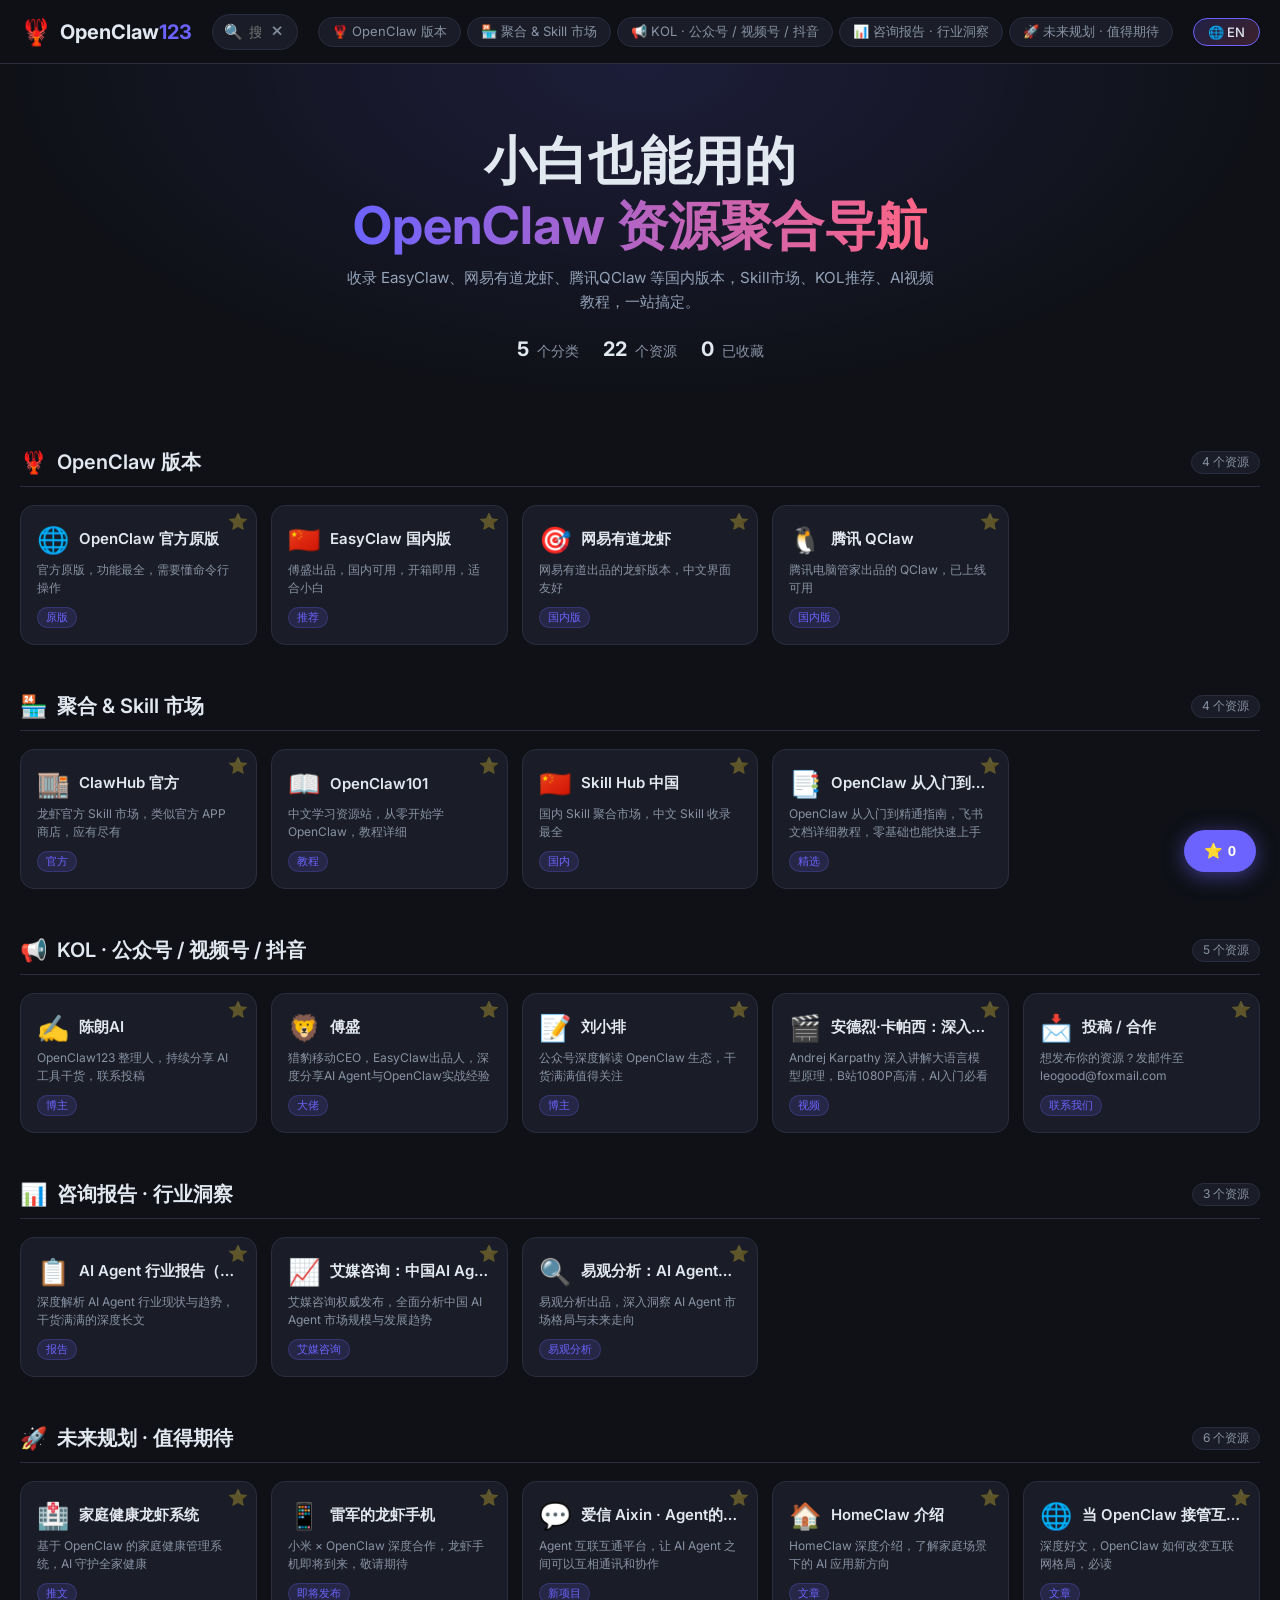
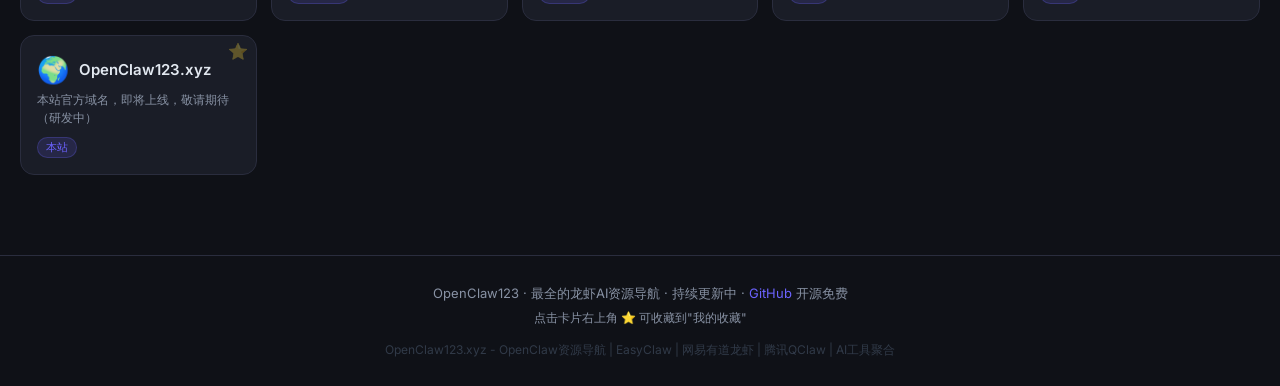
<file: index.html>
<!DOCTYPE html>
<html lang="zh-CN">
<head>
  <!-- Google tag (gtag.js) -->
  <script async src="https://www.googletagmanager.com/gtag/js?id=G-30K5NDLLM2"></script>
  <script>
    window.dataLayer = window.dataLayer || [];
    function gtag(){dataLayer.push(arguments);}
    gtag('js', new Date());

    gtag('config', 'G-30K5NDLLM2');
  </script>

  <meta charset="UTF-8" />
  <meta name="viewport" content="width=device-width, initial-scale=1.0" />

  <!-- ===== SEO 基础 ===== -->
  <title>OpenClaw123 - OpenClaw资源导航 | 龙虾AI工具聚合 | 小白入门指南</title>
  <meta name="description" content="OpenClaw123 是最全的 OpenClaw（龙虾AI）资源聚合导航站。收录 EasyClaw、网易有道龙虾、腾讯QClaw 等国内版本，Skill市场、KOL博主推荐、视频教程，小白也能轻松上手。" />
  <meta name="keywords" content="OpenClaw,龙虾AI,OpenClaw123,EasyClaw,QClaw,网易有道龙虾,AI工具,资源导航,Skill市场,AI入门,大语言模型,MCP,Claude,ChatGPT,AI导航" />
  <meta name="author" content="OpenClaw123" />
  <meta name="robots" content="index, follow" />
  <link rel="canonical" href="https://openclaw123.xyz/" />

  <!-- ===== Open Graph (微信/QQ/微博分享) ===== -->
  <meta property="og:type" content="website" />
  <meta property="og:title" content="OpenClaw123 - 龙虾AI资源聚合导航" />
  <meta property="og:description" content="最全的 OpenClaw 资源导航站，收录国内外版本、Skill市场、KOL推荐、视频教程，小白也能轻松上手。" />
  <meta property="og:url" content="https://openclaw123.xyz/" />
  <meta property="og:site_name" content="OpenClaw123" />
  <meta property="og:locale" content="zh_CN" />

  <!-- ===== Twitter Card ===== -->
  <meta name="twitter:card" content="summary_large_image" />
  <meta name="twitter:title" content="OpenClaw123 - 龙虾AI资源聚合导航" />
  <meta name="twitter:description" content="最全的 OpenClaw 资源导航站，收录国内外版本、Skill市场、KOL推荐，小白入门首选。" />

  <!-- ===== 结构化数据 JSON-LD ===== -->
  <script type="application/ld+json">
  {
    "@context": "https://schema.org",
    "@type": "WebSite",
    "name": "OpenClaw123",
    "alternateName": "OpenClaw资源导航",
    "url": "https://openclaw123.xyz/",
    "description": "最全的 OpenClaw（龙虾AI）资源聚合导航站，收录国内外版本、Skill市场、KOL博主推荐、视频教程。",
    "inLanguage": "zh-CN",
    "potentialAction": {
      "@type": "SearchAction",
      "target": "https://openclaw123.xyz/?q={search_term_string}",
      "query-input": "required name=search_term_string"
    }
  }
  </script>
  <script type="application/ld+json">
  {
    "@context": "https://schema.org",
    "@type": "ItemList",
    "name": "OpenClaw 版本推荐",
    "description": "OpenClaw 国内外主流版本汇总",
    "itemListElement": [
      {
        "@type": "ListItem",
        "position": 1,
        "name": "OpenClaw 官方原版",
        "url": "https://openclaw.ai/"
      },
      {
        "@type": "ListItem",
        "position": 2,
        "name": "EasyClaw 国内版",
        "url": "https://easyclaw.cn/"
      },
      {
        "@type": "ListItem",
        "position": 3,
        "name": "网易有道龙虾",
        "url": "https://lobsterai.youdao.com/"
      },
      {
        "@type": "ListItem",
        "position": 4,
        "name": "腾讯 QClaw",
        "url": "https://claw.guanjia.qq.com/"
      }
    ]
  }
  </script>

  <!-- ===== 样式 & 字体 ===== -->
  <link rel="icon" href="data:image/svg+xml,<svg xmlns='http://www.w3.org/2000/svg' viewBox='0 0 100 100'><text y='.9em' font-size='90'>🦞</text></svg>" />
  <link rel="stylesheet" href="styles.css" />
  <link rel="preconnect" href="https://fonts.googleapis.com" />
  <link href="https://fonts.googleapis.com/css2?family=Inter:wght@400;500;600;700&display=swap" rel="stylesheet" />
</head>
<body>

  <!-- ===== 顶部导航 ===== -->
  <header class="header">
    <div class="header-inner">
      <div class="logo">
        <span class="logo-icon">🦞</span>
        <span class="logo-text">OpenClaw<span class="accent">123</span></span>
      </div>

      <div class="search-wrap">
        <span class="search-icon">🔍</span>
        <input
          id="searchInput"
          type="text"
          placeholder="搜索 OpenClaw 资源…"
          autocomplete="off"
          aria-label="搜索资源"
          oninput="filterCards()"
        />
        <button class="search-clear" onclick="clearSearch()" title="清除" aria-label="清除搜索">✕</button>
      </div>

      <nav class="top-nav" id="topNav" aria-label="分类导航">
        <!-- 动态生成分类锚点 -->
      </nav>

      <a href="en/index.html" class="lang-switch" title="Switch to English">🌐 EN</a>
    </div>
  </header>

  <!-- ===== 英雄区 ===== -->
  <section class="hero">
    <h1>小白也能用的<br /><span class="gradient-text">OpenClaw 资源聚合导航</span></h1>
    <p class="hero-seo">收录 EasyClaw、网易有道龙虾、腾讯QClaw 等国内版本，Skill市场、KOL推荐、AI视频教程，一站搞定。</p>
    <div class="hero-stats" id="heroStats"></div>
  </section>

  <!-- ===== 主内容 ===== -->
  <main class="container" id="mainContent" role="main">
    <!-- 动态渲染分类卡片 -->
  </main>

  <!-- SEO 静态文字（对搜索引擎可见，JS渲染前也有内容） -->
  <noscript>
    <section style="max-width:800px;margin:2rem auto;padding:1rem;">
      <h2>OpenClaw123 - 龙虾AI资源导航</h2>
      <p>OpenClaw123 是最全的 OpenClaw 资源聚合导航站。我们收录了：</p>
      <ul>
        <li><strong>OpenClaw 版本</strong>：官方原版、EasyClaw 国内版、网易有道龙虾、腾讯 QClaw</li>
        <li><strong>Skill 市场</strong>：ClawHub 官方市场、OpenClaw101 学习站、Skill Hub 中国</li>
        <li><strong>KOL 推荐</strong>：傅盛、陈朗AI、刘小排、安德烈·卡帕西大语言模型讲解</li>
        <li><strong>咨询报告</strong>：AI Agent 行业报告、艾媒咨询行业研究报告、易观分析市场洞察</li>
        <li><strong>未来规划</strong>：雷军龙虾手机、爱信 Aixin、HomeClaw</li>
      </ul>
      <p>请启用 JavaScript 以获得完整体验。</p>
    </section>
  </noscript>

  <!-- 无结果提示 -->
  <div class="no-result" id="noResult" style="display:none">
    <span>😅</span> 没有找到匹配的资源，换个关键词试试吧~
  </div>

  <!-- ===== 底部 ===== -->
  <footer class="footer">
    <p>OpenClaw123 · 最全的龙虾AI资源导航 · 持续更新中 · 
      <a href="https://github.com/LeoCryptoFlow/openclaw123" target="_blank" rel="noopener noreferrer">GitHub</a> 开源免费
    </p>
    <p class="footer-tip">点击卡片右上角 ⭐ 可收藏到"我的收藏"</p>
    <p class="footer-seo">OpenClaw123.xyz - OpenClaw资源导航 | EasyClaw | 网易有道龙虾 | 腾讯QClaw | AI工具聚合</p>
  </footer>

  <!-- ===== 悬浮收藏入口 ===== -->
  <button class="fab" id="fabBtn" onclick="toggleFav()" title="我的收藏" aria-label="打开收藏夹">
    ⭐ <span id="fabCount">0</span>
  </button>

  <!-- 收藏抽屉 -->
  <div class="drawer-overlay" id="drawerOverlay" onclick="toggleFav()"></div>
  <aside class="drawer" id="drawer" aria-label="我的收藏">
    <div class="drawer-header">
      <h2>⭐ 我的收藏</h2>
      <button onclick="toggleFav()" aria-label="关闭收藏夹">✕</button>
    </div>
    <div class="drawer-body" id="drawerBody">
      <p class="empty-tip">还没有收藏，点击卡片右上角的 ⭐ 添加吧！</p>
    </div>
  </aside>

  <script src="script.js"></script>
</body>
</html>
</file>
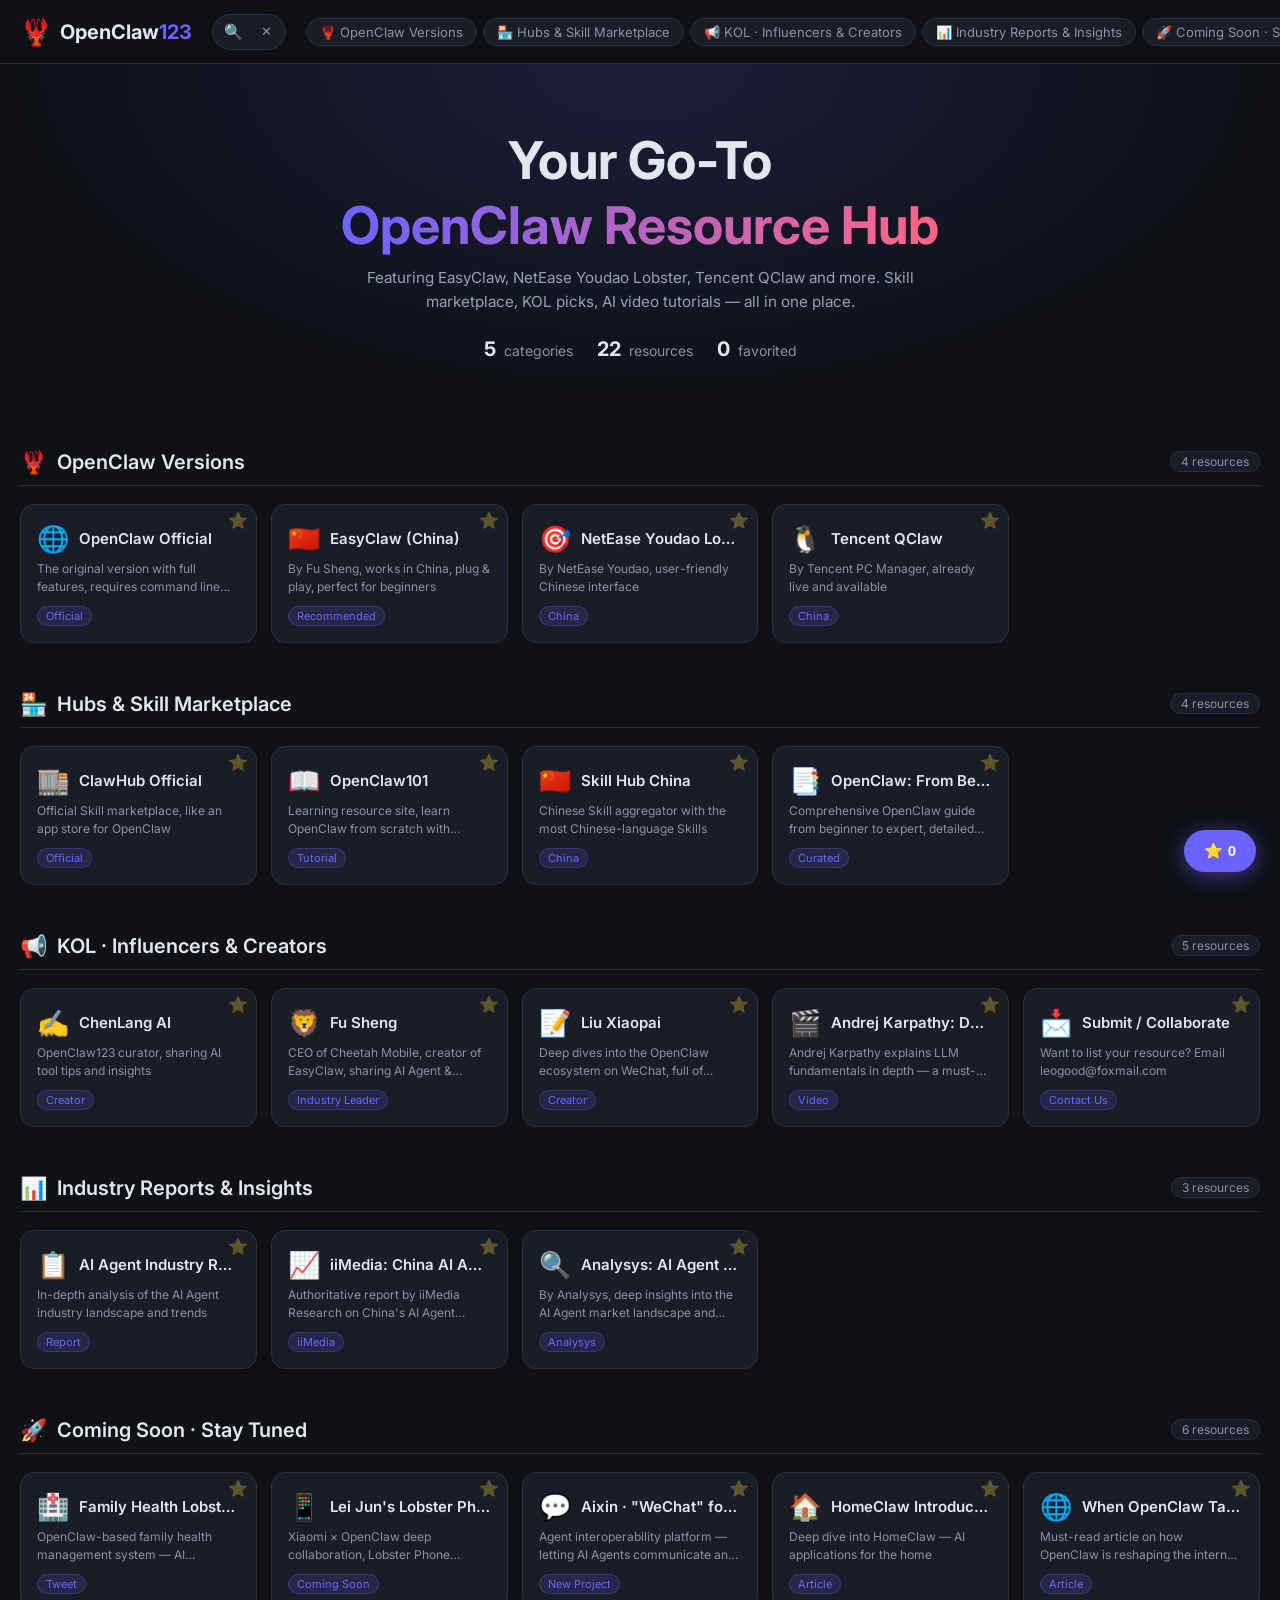
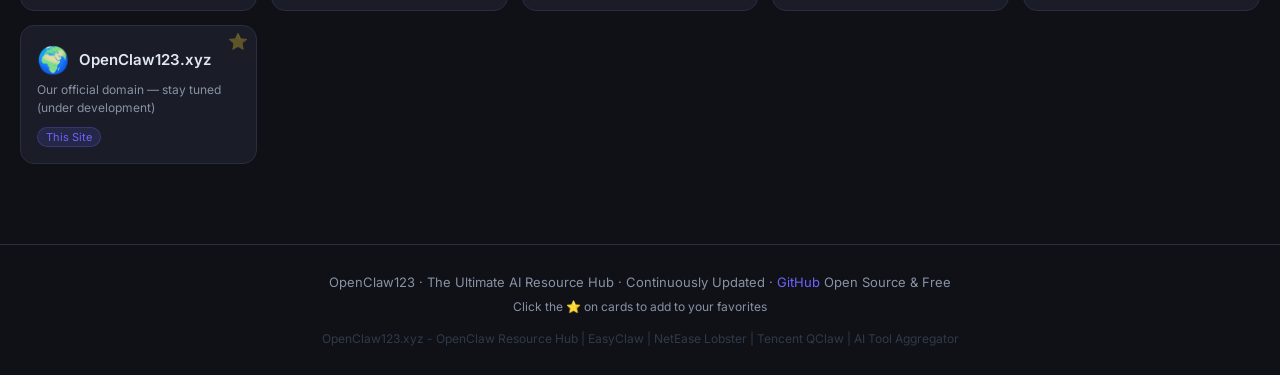
<file: en/index.html>
<!DOCTYPE html>
<html lang="en">
<head>
  <!-- Google tag (gtag.js) -->
  <script async src="https://www.googletagmanager.com/gtag/js?id=G-30K5NDLLM2"></script>
  <script>
    window.dataLayer = window.dataLayer || [];
    function gtag(){dataLayer.push(arguments);}
    gtag('js', new Date());

    gtag('config', 'G-30K5NDLLM2');
  </script>

  <meta charset="UTF-8" />
  <meta name="viewport" content="width=device-width, initial-scale=1.0" />

  <!-- ===== SEO Basics ===== -->
  <title>OpenClaw123 - OpenClaw Resource Hub | AI Tool Aggregator | Beginner's Guide</title>
  <meta name="description" content="OpenClaw123 is the most comprehensive OpenClaw resource hub. Featuring EasyClaw, NetEase Youdao Lobster, Tencent QClaw and more, plus Skill marketplace, KOL recommendations, and video tutorials." />
  <meta name="keywords" content="OpenClaw,OpenClaw123,EasyClaw,QClaw,AI tools,resource hub,Skill marketplace,AI beginner,LLM,MCP,Claude,ChatGPT,AI navigation" />
  <meta name="author" content="OpenClaw123" />
  <meta name="robots" content="index, follow" />
  <link rel="canonical" href="https://openclaw123.xyz/en/" />

  <!-- ===== Open Graph ===== -->
  <meta property="og:type" content="website" />
  <meta property="og:title" content="OpenClaw123 - AI Resource Hub" />
  <meta property="og:description" content="The most comprehensive OpenClaw resource hub with domestic & international versions, Skill marketplace, KOL picks, and video tutorials." />
  <meta property="og:url" content="https://openclaw123.xyz/en/" />
  <meta property="og:site_name" content="OpenClaw123" />
  <meta property="og:locale" content="en_US" />

  <!-- ===== Twitter Card ===== -->
  <meta name="twitter:card" content="summary_large_image" />
  <meta name="twitter:title" content="OpenClaw123 - AI Resource Hub" />
  <meta name="twitter:description" content="The most comprehensive OpenClaw resource hub with Skill marketplace, KOL picks, beginner-friendly." />

  <!-- ===== Structured Data JSON-LD ===== -->
  <script type="application/ld+json">
  {
    "@context": "https://schema.org",
    "@type": "WebSite",
    "name": "OpenClaw123",
    "alternateName": "OpenClaw Resource Hub",
    "url": "https://openclaw123.xyz/en/",
    "description": "The most comprehensive OpenClaw resource hub with domestic & international versions, Skill marketplace, KOL recommendations, and video tutorials.",
    "inLanguage": "en",
    "potentialAction": {
      "@type": "SearchAction",
      "target": "https://openclaw123.xyz/en/?q={search_term_string}",
      "query-input": "required name=search_term_string"
    }
  }
  </script>
  <script type="application/ld+json">
  {
    "@context": "https://schema.org",
    "@type": "ItemList",
    "name": "OpenClaw Versions",
    "description": "Popular OpenClaw versions worldwide",
    "itemListElement": [
      {
        "@type": "ListItem",
        "position": 1,
        "name": "OpenClaw Official",
        "url": "https://openclaw.ai/"
      },
      {
        "@type": "ListItem",
        "position": 2,
        "name": "EasyClaw (China)",
        "url": "https://easyclaw.cn/"
      },
      {
        "@type": "ListItem",
        "position": 3,
        "name": "NetEase Youdao Lobster",
        "url": "https://lobsterai.youdao.com/"
      },
      {
        "@type": "ListItem",
        "position": 4,
        "name": "Tencent QClaw",
        "url": "https://claw.guanjia.qq.com/"
      }
    ]
  }
  </script>

  <!-- ===== Styles & Fonts ===== -->
  <link rel="icon" href="data:image/svg+xml,<svg xmlns='http://www.w3.org/2000/svg' viewBox='0 0 100 100'><text y='.9em' font-size='90'>🦞</text></svg>" />
  <link rel="stylesheet" href="../styles.css" />
  <link rel="preconnect" href="https://fonts.googleapis.com" />
  <link href="https://fonts.googleapis.com/css2?family=Inter:wght@400;500;600;700&display=swap" rel="stylesheet" />
</head>
<body>

  <!-- ===== Header ===== -->
  <header class="header">
    <div class="header-inner">
      <div class="logo">
        <span class="logo-icon">🦞</span>
        <span class="logo-text">OpenClaw<span class="accent">123</span></span>
      </div>

      <div class="search-wrap">
        <span class="search-icon">🔍</span>
        <input
          id="searchInput"
          type="text"
          placeholder="Search OpenClaw resources…"
          autocomplete="off"
          aria-label="Search resources"
          oninput="filterCards()"
        />
        <button class="search-clear" onclick="clearSearch()" title="Clear" aria-label="Clear search">✕</button>
      </div>

      <nav class="top-nav" id="topNav" aria-label="Category navigation">
        <!-- Dynamically generated -->
      </nav>

      <a href="../index.html" class="lang-switch" title="切换到中文">🌐 中文</a>
    </div>
  </header>

  <!-- ===== Hero ===== -->
  <section class="hero">
    <h1>Your Go-To<br /><span class="gradient-text">OpenClaw Resource Hub</span></h1>
    <p class="hero-seo">Featuring EasyClaw, NetEase Youdao Lobster, Tencent QClaw and more. Skill marketplace, KOL picks, AI video tutorials — all in one place.</p>
    <div class="hero-stats" id="heroStats"></div>
  </section>

  <!-- ===== Main Content ===== -->
  <main class="container" id="mainContent" role="main">
    <!-- Dynamically rendered -->
  </main>

  <!-- SEO Static Text -->
  <noscript>
    <section style="max-width:800px;margin:2rem auto;padding:1rem;">
      <h2>OpenClaw123 - AI Resource Hub</h2>
      <p>OpenClaw123 is the most comprehensive OpenClaw resource hub. We feature:</p>
      <ul>
        <li><strong>OpenClaw Versions</strong>: Official, EasyClaw (China), NetEase Youdao Lobster, Tencent QClaw</li>
        <li><strong>Skill Marketplace</strong>: ClawHub Official, OpenClaw101 Learning, Skill Hub China</li>
        <li><strong>KOL Picks</strong>: Fu Sheng, ChenLang AI, Liu Xiaopai, Andrej Karpathy's LLM Deep Dive</li>
        <li><strong>Industry Reports</strong>: AI Agent Industry Report, iiMedia Research Report, Analysys Market Insights</li>
        <li><strong>Coming Soon</strong>: Lei Jun's Lobster Phone, Aixin, HomeClaw</li>
      </ul>
      <p>Please enable JavaScript for the full experience.</p>
    </section>
  </noscript>

  <!-- No Result -->
  <div class="no-result" id="noResult" style="display:none">
    <span>😅</span> No matching resources found. Try a different keyword~
  </div>

  <!-- ===== Footer ===== -->
  <footer class="footer">
    <p>OpenClaw123 · The Ultimate AI Resource Hub · Continuously Updated · 
      <a href="https://github.com/LeoCryptoFlow/openclaw123" target="_blank" rel="noopener noreferrer">GitHub</a> Open Source & Free
    </p>
    <p class="footer-tip">Click the ⭐ on cards to add to your favorites</p>
    <p class="footer-seo">OpenClaw123.xyz - OpenClaw Resource Hub | EasyClaw | NetEase Lobster | Tencent QClaw | AI Tool Aggregator</p>
  </footer>

  <!-- ===== FAB ===== -->
  <button class="fab" id="fabBtn" onclick="toggleFav()" title="My Favorites" aria-label="Open favorites">
    ⭐ <span id="fabCount">0</span>
  </button>

  <!-- Favorites Drawer -->
  <div class="drawer-overlay" id="drawerOverlay" onclick="toggleFav()"></div>
  <aside class="drawer" id="drawer" aria-label="My Favorites">
    <div class="drawer-header">
      <h2>⭐ My Favorites</h2>
      <button onclick="toggleFav()" aria-label="Close favorites">✕</button>
    </div>
    <div class="drawer-body" id="drawerBody">
      <p class="empty-tip">No favorites yet. Click the ⭐ on any card to add!</p>
    </div>
  </aside>

  <script src="script.js"></script>
</body>
</html>
</file>
<file: styles.css>
/* ===== CSS Reset & Variables ===== */
*, *::before, *::after { box-sizing: border-box; margin: 0; padding: 0; }

:root {
  --bg: #0f1117;
  --card-bg: #1a1d27;
  --card-hover: #21253a;
  --border: #2a2d3e;
  --text: #e2e8f0;
  --text-muted: #8892a4;
  --accent: #6c63ff;
  --accent2: #ff6584;
  --green: #43e97b;
  --radius: 14px;
  --shadow: 0 4px 24px rgba(0,0,0,.35);
  --header-h: 64px;
}

html { scroll-behavior: smooth; }

body {
  font-family: 'Inter', 'PingFang SC', 'Microsoft YaHei', sans-serif;
  background: var(--bg);
  color: var(--text);
  min-height: 100vh;
  padding-top: var(--header-h);
}

/* ===== Header ===== */
.header {
  position: fixed;
  top: 0; left: 0; right: 0;
  height: var(--header-h);
  background: rgba(15,17,23,.92);
  backdrop-filter: blur(14px);
  border-bottom: 1px solid var(--border);
  z-index: 100;
}
.header-inner {
  max-width: 1280px;
  margin: 0 auto;
  height: 100%;
  display: flex;
  align-items: center;
  gap: 20px;
  padding: 0 20px;
}

/* Logo */
.logo { display: flex; align-items: center; gap: 8px; text-decoration: none; flex-shrink: 0; }
.logo-icon { font-size: 26px; }
.logo-text { font-size: 20px; font-weight: 700; color: var(--text); }
.logo-text .accent { color: var(--accent); }

/* Search */
.search-wrap {
  flex: 1;
  max-width: 420px;
  position: relative;
  display: flex;
  align-items: center;
}
.search-wrap .search-icon { position: absolute; left: 12px; font-size: 15px; pointer-events: none; }
.search-wrap input {
  width: 100%;
  padding: 9px 36px 9px 36px;
  background: var(--card-bg);
  border: 1px solid var(--border);
  border-radius: 30px;
  color: var(--text);
  font-size: 14px;
  outline: none;
  transition: border .2s;
}
.search-wrap input:focus { border-color: var(--accent); }
.search-clear {
  position: absolute; right: 10px;
  background: none; border: none; color: var(--text-muted);
  cursor: pointer; font-size: 13px; padding: 2px 4px;
  border-radius: 50%;
  transition: color .2s;
}
.search-clear:hover { color: var(--text); }

/* Top Nav */
.top-nav {
  display: flex;
  gap: 6px;
  overflow-x: auto;
  flex-shrink: 0;
  scrollbar-width: none;
}
.top-nav::-webkit-scrollbar { display: none; }
.top-nav a {
  white-space: nowrap;
  padding: 5px 13px;
  border-radius: 20px;
  font-size: 13px;
  color: var(--text-muted);
  text-decoration: none;
  background: var(--card-bg);
  border: 1px solid var(--border);
  transition: all .2s;
}
.top-nav a:hover { color: var(--text); border-color: var(--accent); }

/* Language Switch */
.lang-switch {
  white-space: nowrap;
  padding: 5px 14px;
  border-radius: 20px;
  font-size: 13px;
  font-weight: 500;
  color: var(--text);
  text-decoration: none;
  background: linear-gradient(135deg, rgba(108,99,255,.2), rgba(255,101,132,.2));
  border: 1px solid var(--accent);
  transition: all .2s;
  flex-shrink: 0;
}
.lang-switch:hover {
  background: linear-gradient(135deg, rgba(108,99,255,.35), rgba(255,101,132,.35));
  transform: translateY(-1px);
  box-shadow: 0 2px 12px rgba(108,99,255,.3);
}

/* ===== Hero ===== */
.hero {
  text-align: center;
  padding: 64px 20px 40px;
  background: radial-gradient(ellipse at 50% 0%, rgba(108,99,255,.15) 0%, transparent 70%);
}
.hero h1 { font-size: clamp(28px, 5vw, 52px); font-weight: 700; line-height: 1.25; }
.gradient-text {
  background: linear-gradient(90deg, var(--accent), var(--accent2));
  -webkit-background-clip: text;
  -webkit-text-fill-color: transparent;
  background-clip: text;
}
.hero-sub { margin-top: 14px; color: var(--text-muted); font-size: 16px; }
.hero-seo { color: #94a3b8; font-size: 0.95rem; max-width: 600px; margin: 0.5rem auto 0; line-height: 1.6; }
.hero-stats {
  margin-top: 22px;
  display: flex;
  justify-content: center;
  gap: 24px;
  flex-wrap: wrap;
}
.hero-stats .stat { font-size: 14px; color: var(--text-muted); }
.hero-stats .stat b { color: var(--text); font-size: 20px; margin-right: 4px; }

/* ===== Container ===== */
.container { max-width: 1280px; margin: 0 auto; padding: 0 20px 80px; }

/* ===== Category Section ===== */
.category {
  margin-top: 48px;
}
.category-header {
  display: flex;
  align-items: center;
  gap: 10px;
  margin-bottom: 18px;
  padding-bottom: 10px;
  border-bottom: 1px solid var(--border);
}
.category-header .cat-icon { font-size: 22px; }
.category-header h2 { font-size: 20px; font-weight: 600; }
.category-header .cat-count {
  margin-left: auto;
  font-size: 12px;
  color: var(--text-muted);
  background: var(--card-bg);
  border: 1px solid var(--border);
  border-radius: 20px;
  padding: 2px 10px;
}

/* ===== Grid ===== */
.grid {
  display: grid;
  grid-template-columns: repeat(auto-fill, minmax(210px, 1fr));
  gap: 14px;
}

/* ===== Card ===== */
.card {
  position: relative;
  background: var(--card-bg);
  border: 1px solid var(--border);
  border-radius: var(--radius);
  padding: 18px 16px 16px;
  text-decoration: none;
  color: var(--text);
  display: flex;
  flex-direction: column;
  gap: 6px;
  transition: transform .18s, box-shadow .18s, border-color .18s, background .18s;
  overflow: hidden;
}
.card::before {
  content: '';
  position: absolute;
  inset: 0;
  border-radius: var(--radius);
  opacity: 0;
  background: linear-gradient(135deg, rgba(108,99,255,.08), rgba(255,101,132,.08));
  transition: opacity .2s;
}
.card:hover { transform: translateY(-3px); box-shadow: var(--shadow); border-color: var(--accent); background: var(--card-hover); }
.card:hover::before { opacity: 1; }

.card-head { display: flex; align-items: center; gap: 10px; }
.card-emoji { font-size: 26px; flex-shrink: 0; }
.card-name { font-size: 15px; font-weight: 600; white-space: nowrap; overflow: hidden; text-overflow: ellipsis; }
.card-desc { font-size: 12px; color: var(--text-muted); line-height: 1.5; display: -webkit-box; -webkit-line-clamp: 2; -webkit-box-orient: vertical; overflow: hidden; }

.card-tag {
  display: inline-block;
  margin-top: 4px;
  padding: 2px 8px;
  border-radius: 20px;
  font-size: 11px;
  background: rgba(108,99,255,.15);
  color: var(--accent);
  border: 1px solid rgba(108,99,255,.25);
  align-self: flex-start;
}

/* 收藏按钮 */
.card-fav {
  position: absolute;
  top: 8px; right: 8px;
  background: none; border: none;
  font-size: 16px; cursor: pointer;
  opacity: .3;
  transition: opacity .2s, transform .2s;
  line-height: 1;
}
.card-fav:hover, .card-fav.active { opacity: 1; }
.card-fav.active { transform: scale(1.2); }

/* ===== No Result ===== */
.no-result {
  text-align: center;
  padding: 80px 20px;
  font-size: 18px;
  color: var(--text-muted);
}
.no-result span { font-size: 40px; display: block; margin-bottom: 12px; }

/* ===== Footer ===== */
.footer {
  text-align: center;
  padding: 24px 20px;
  border-top: 1px solid var(--border);
  color: var(--text-muted);
  font-size: 13px;
  line-height: 2;
}
.footer a { color: var(--accent); text-decoration: none; }
.footer a:hover { text-decoration: underline; }
.footer-seo { color: #475569; font-size: 0.75rem; margin-top: 0.5rem; opacity: 0.6; }
.footer-tip { font-size: 12px; }

/* ===== FAB ===== */
.fab {
  position: fixed;
  bottom: 28px; right: 24px;
  background: var(--accent);
  color: #fff;
  border: none; border-radius: 30px;
  padding: 12px 20px;
  font-size: 15px;
  font-weight: 600;
  cursor: pointer;
  box-shadow: 0 4px 20px rgba(108,99,255,.5);
  z-index: 99;
  transition: transform .2s, box-shadow .2s;
}
.fab:hover { transform: translateY(-2px); box-shadow: 0 6px 28px rgba(108,99,255,.7); }

/* ===== Drawer ===== */
.drawer-overlay {
  position: fixed; inset: 0;
  background: rgba(0,0,0,.5);
  z-index: 200;
  opacity: 0; pointer-events: none;
  transition: opacity .25s;
}
.drawer-overlay.open { opacity: 1; pointer-events: all; }

.drawer {
  position: fixed;
  top: 0; right: -380px; bottom: 0;
  width: 360px;
  background: var(--card-bg);
  border-left: 1px solid var(--border);
  z-index: 201;
  display: flex; flex-direction: column;
  transition: right .28s cubic-bezier(.4,0,.2,1);
}
.drawer.open { right: 0; }

.drawer-header {
  display: flex; justify-content: space-between; align-items: center;
  padding: 18px 20px;
  border-bottom: 1px solid var(--border);
}
.drawer-header h2 { font-size: 17px; }
.drawer-header button { background: none; border: none; color: var(--text-muted); font-size: 20px; cursor: pointer; }

.drawer-body { flex: 1; overflow-y: auto; padding: 16px; display: flex; flex-direction: column; gap: 10px; }
.empty-tip { color: var(--text-muted); font-size: 14px; text-align: center; margin-top: 40px; }

/* fav card inside drawer */
.fav-item {
  display: flex; align-items: center; gap: 12px;
  padding: 12px 14px;
  background: var(--bg);
  border: 1px solid var(--border);
  border-radius: 10px;
  text-decoration: none; color: var(--text);
  transition: border-color .2s;
}
.fav-item:hover { border-color: var(--accent); }
.fav-item .fi-emoji { font-size: 22px; flex-shrink: 0; }
.fav-item .fi-info { flex: 1; min-width: 0; }
.fav-item .fi-name { font-size: 14px; font-weight: 600; }
.fav-item .fi-desc { font-size: 12px; color: var(--text-muted); white-space: nowrap; overflow: hidden; text-overflow: ellipsis; }
.fav-item .fi-del { background: none; border: none; color: var(--text-muted); cursor: pointer; font-size: 16px; flex-shrink: 0; transition: color .2s; }
.fav-item .fi-del:hover { color: var(--accent2); }

/* ===== Responsive ===== */
@media (max-width: 680px) {
  .top-nav { display: none; }
  .hero { padding: 48px 16px 32px; }
  .grid { grid-template-columns: repeat(auto-fill, minmax(160px, 1fr)); }
  .drawer { width: 100%; right: -100%; }
}
</file>
